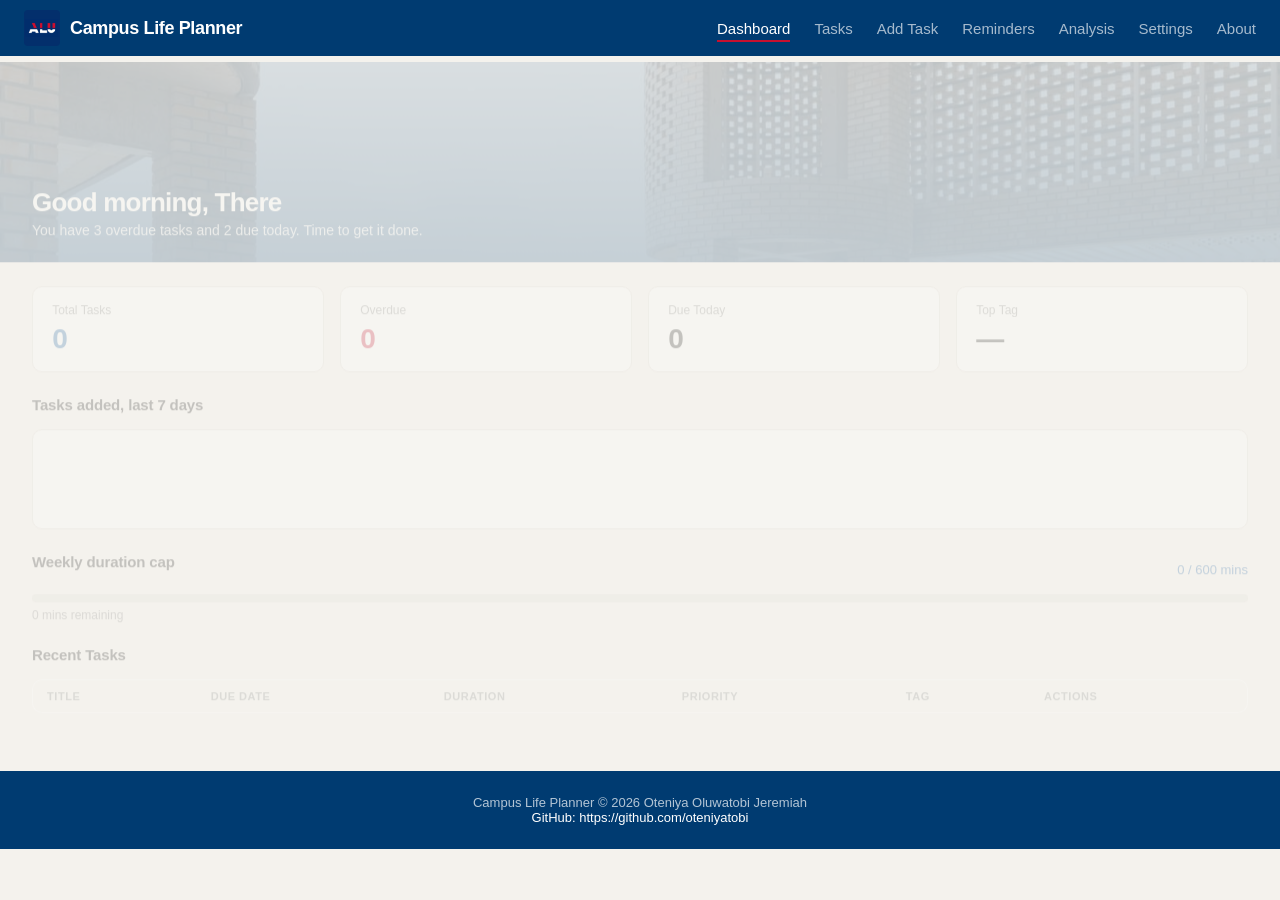
<file: Index.html>
<!DOCTYPE html>
<html lang="en">

<head>
    <meta charset="UTF-8">
    <meta name="viewport" content="width=device-width, initial-scale=1.0">
    <title>Campus Life Planner</title>
    <link rel="icon" type="image/png" href="images/logo.png">
    <link rel="stylesheet" href="Styles/main.css">
    <link href="https://fonts.googleapis.com/icon?family=Material+Icons" rel="stylesheet">
    <link rel="preconnect" href="https://fonts.googleapis.com">
    <link rel="preconnect" href="https://fonts.gstatic.com" crossorigin>
    <link href="https://fonts.googleapis.com/css2?family=Inter:wght@300;400;500;600;700&display=swap" rel="stylesheet">
    <link rel="stylesheet" href="Styles/responsive.css">
</head>

<body>
    <a href="#main-content" class="skip-link">Skip to content</a>

    <header>
        <nav class="navbar" role="navigation" aria-label="Main navigation">
            <div class="nav-logo">
                <img src="Images/logo.png" alt="ALU logo" class="logo">
                <span class="nav-title">Campus Life Planner</span>
            </div>
            <ul class="nav-links">
                <li><a href="#" class="nav-link active" data-page="dashboard">Dashboard</a></li>
                <li><a href="#" class="nav-link" data-page="tasks">Tasks</a></li>
                <li><a href="#" class="nav-link" data-page="add-task">Add Task</a></li>
                <li><a href="#" class="nav-link" data-page="reminders">Reminders</a></li>
                <li><a href="#" class="nav-link" data-page="analysis">Analysis</a></li>
                <li><a href="#" class="nav-link" data-page="settings">Settings</a></li>
                <li><a href="#" class="nav-link" data-page="about">About</a></li>
            </ul>
        </nav>
    </header>

    <main id="main-content">

        <section id="dashboard" class="page active" aria-label="Dashboard">

            <div class="hero">
                <img src="Images/ALU campus image.jpg" alt="ALU campus" class="hero-img">
                <div class="hero-overlay">
                    <h1 class="hero-greeting">Good morning, There</h1>
                    <p class="hero-sub">You have 3 overdue tasks and 2 due today. Time to get it done.</p>
                </div>
            </div>

            <div class="stats-container">
                <div class="stat-card">
                    <p class="stat-label">Total Tasks</p>
                    <p class="stat-value blue" id="stat-total">0</p>
                </div>
                <div class="stat-card">
                    <p class="stat-label">Overdue</p>
                    <p class="stat-value red" id="stat-overdue">0</p>
                </div>
                <div class="stat-card">
                    <p class="stat-label">Due Today</p>
                    <p class="stat-value" id="stat-today">0</p>
                </div>
                <div class="stat-card">
                    <p class="stat-label">Top Tag</p>
                    <p class="stat-value" id="stat-top-tag">—</p>
                </div>
            </div>

            <div class="chart-container">
                <h2 class="section-title">Tasks added, last 7 days</h2>
                <div class="chart-bars" id="chart-bars">
                </div>
            </div>

            <div class="cap-container">
                <div class="cap-header">
                    <h2 class="section-title">Weekly duration cap</h2>
                    <span class="cap-numbers" id="cap-numbers">0 / 600 mins</span>
                </div>
                <div class="cap-track">
                    <div class="cap-fill" id="cap-fill"></div>
                </div>
                <p class="cap-message" id="cap-message" role="status" aria-live="polite">0 mins remaining</p>
            </div>

            <div class="recent-container">
                <h2 class="section-title">Recent Tasks</h2>
                <table class="task-table" role="table">
                    <thead>
                        <tr>
                            <th scope="col">Title</th>
                            <th scope="col">Due Date</th>
                            <th scope="col">Duration</th>
                            <th scope="col">Priority</th>
                            <th scope="col">Tag</th>
                            <th scope="col">Actions</th>
                        </tr>
                    </thead>
                    <tbody id="recent-tasks-body">
                    </tbody>
                </table>
            </div>
        </section>

        <section id="tasks" class="page" aria-label="All Tasks">

            <div class="page-header">
                <h2 class="page-title">All Tasks</h2>
            </div>

            <div class="tasks-controls">
                <div class="search-wrap">
                    <span class="material-icons search-icon">search</span>
                    <input type="text" id="search-input" class="search-input" placeholder="Search tasks..."
                        aria-label="Search tasks">
                </div>
                <div class="sort-pills">
                    <button class="sort-pill active" data-sort="title">Title A-Z</button>
                    <button class="sort-pill" data-sort="dueDate">Due Date</button>
                    <button class="sort-pill" data-sort="duration">Duration</button>
                    <button class="sort-pill" data-sort="priority">Priority</button>
                    <button class="sort-pill" data-sort="tag">Tag</button>
                </div>
            </div>

            <div class="table-container">
                <table class="task-table" role="table">
                    <thead>
                        <tr>
                            <th scope="col">Title</th>
                            <th scope="col">Due Date</th>
                            <th scope="col">Duration</th>
                            <th scope="col">Priority</th>
                            <th scope="col">Tag</th>
                            <th scope="col">Actions</th>
                        </tr>
                    </thead>
                    <tbody id="tasks-body">
                    </tbody>
                </table>
            </div>
        </section>

        <section id="add-task" class="page" aria-label="Add Task">

            <div class="page-header">
                <h2 class="page-title">Add New Task</h2>
            </div>

            <div class="form-container">
                <form id="task-form" novalidate>

                    <div class="field-wrap">
                        <label for="task-title">Task Title <span aria-hidden="true">*</span></label>
                        <input type="text" id="task-title" name="title" placeholder="Enter task title"
                            aria-required="true" aria-describedby="title-error">
                        <span class="field-error" id="title-error" role="alert"></span>
                    </div>

                    <div class="field-wrap">
                        <label for="task-date">Due Date <span aria-hidden="true">*</span></label>
                        <input type="text" id="task-date" name="dueDate" placeholder="YYYY-MM-DD" aria-required="true"
                            aria-describedby="date-error">
                        <span class="field-error" id="date-error" role="alert"></span>
                    </div>

                    <div class="field-wrap">
                        <label for="task-duration">Duration (minutes) <span aria-hidden="true">*</span></label>
                        <input type="text" id="task-duration" name="duration" placeholder="e.g. 90" aria-required="true"
                            aria-describedby="duration-error">
                        <span class="field-error" id="duration-error" role="alert"></span>
                    </div>

                    <div class="field-wrap">
                        <label for="task-priority">Priority <span aria-hidden="true">*</span></label>
                        <select id="task-priority" name="priority" aria-required="true">
                            <option value="">Select priority</option>
                            <option value="High">High</option>
                            <option value="Medium">Medium</option>
                            <option value="Low">Low</option>
                        </select>
                        <span class="field-error" id="priority-error" role="alert"></span>
                    </div>

                    <div class="field-wrap">
                        <label for="task-tag">Tag <span aria-hidden="true">*</span></label>
                        <input type="text" id="task-tag" name="tag" placeholder="e.g. academics" aria-required="true"
                            aria-describedby="tag-error">
                        <span class="field-error" id="tag-error" role="alert"></span>
                    </div>

                    <div class="field-wrap">
                        <label for="task-reminder">Reminder (optional)</label>
                        <select id="task-reminder" name="reminder">
                            <option value="">No reminder</option>
                            <option value="1">1 day before</option>
                            <option value="2">2 days before</option>
                            <option value="7">1 week before</option>
                        </select>
                    </div>

                    <div class="form-buttons">
                        <button type="submit" class="btn-primary">
                            <span class="material-icons">check</span>
                            Save Task
                        </button>
                        <button type="button" class="btn-ghost" id="cancel-btn">
                            Cancel
                        </button>
                    </div>

                    <p id="form-status" role="status" aria-live="polite"></p>

                </form>
            </div>

        </section>

        <section id="reminders" class="page" aria-label="Reminders">

            <div class="page-banner">
                <img src="Images/ALU campus2.jpg" alt="ALU campus" class="banner-img">
                <div class="banner-overlay">
                    <span class="material-icons banner-icon">notifications</span>
                    <div>
                        <h2 class="banner-title">Reminders</h2>
                        <p class="banner-sub">Stay on top of what is coming up</p>
                    </div>
                </div>
            </div>

            <div class="page-header">
                <h2 class="page-title">Upcoming and Overdue</h2>
            </div>

            <div class="reminders-container">
                <div id="reminders-list"></div>
                <div class="empty-state" id="reminders-empty" style="display:none;">
                    <span class="material-icons empty-icon">notifications_none</span>
                    <p>No reminders yet. Add a task to get started.</p>
                </div>
            </div>

        </section>

        <section id="analysis" class="page" aria-label="Analysis">

            <div class="page-banner">
                <img src="Images/ALU campus2.jpg" alt="ALU campus" class="banner-img">
                <div class="banner-overlay">
                    <span class="material-icons banner-icon">bar_chart</span>
                    <div>
                        <h2 class="banner-title">Analysis</h2>
                        <p class="banner-sub">Patterns from your past tasks</p>
                    </div>
                </div>
            </div>

            <div class="page-header">
                <h2 class="page-title">Your Task History</h2>
            </div>

            <div class="analysis-container">

                <div class="analysis-grid">
                    <div class="analysis-card">
                        <h3 class="card-title">Tasks by Tag</h3>
                        <div id="tag-chart"></div>
                    </div>
                    <div class="analysis-card">
                        <h3 class="card-title">Tasks by Priority</h3>
                        <div id="priority-chart"></div>
                    </div>
                </div>

                <div class="analysis-card full-width">
                    <h3 class="card-title">Completion Trend, last 4 weeks</h3>
                    <div class="chart-bars" id="trend-chart"></div>
                </div>

                <div class="analysis-card full-width">
                    <h3 class="card-title">Overdue History</h3>
                    <table class="task-table" role="table">
                        <thead>
                            <tr>
                                <th scope="col">Title</th>
                                <th scope="col">Due Date</th>
                                <th scope="col">Duration</th>
                                <th scope="col">Priority</th>
                                <th scope="col">Tag</th>
                            </tr>
                        </thead>
                        <tbody id="overdue-body"></tbody>
                    </table>
                    <div class="empty-state" id="overdue-empty" style="display:none;">
                        <span class="material-icons empty-icon">check_circle</span>
                        <p>No overdue tasks. Great job!</p>
                    </div>
                </div>

            </div>

        </section>

        <section id="settings" class="page" aria-label="Settings">

            <div class="page-header">
                <h2 class="page-title">Settings</h2>
            </div>

            <div class="settings-container">
                <div class="settings-card">
                    <h3 class="card-title">Weekly Duration Cap</h3>
                    <div class="field-wrap">
                        <label for="cap-input">Cap (minutes)</label>
                        <input type="number" id="cap-input" value="600" min="0">
                    </div>
                    <button class="btn-primary" id="save-cap-btn">
                        <span class="material-icons">save</span>
                        Save Cap
                    </button>
                </div>

                <div class="settings-card">
                    <h3 class="card-title">Export Tasks</h3>
                    <p>Download all your tasks as a JSON file.</p>
                    <button class="btn-primary" id="export-btn">
                        <span class="material-icons">download</span>
                        Export JSON
                    </button>
                </div>
                
                <div class="settings-card">
                    <h3 class="card-title">Import Tasks</h3>
                    <p>Load tasks from a JSON file. This will replace your current tasks.</p>
                    <input type="file" id="import-input" accept=".json" style="display:none">
                    <button class="btn-primary" id="import-btn">
                        <span class="material-icons">upload</span>
                        Import JSON
                    </button>
                    <p id="import-status" role="status" aria-live="polite"></p>
                </div>

            </div>

        </section>

        <section id="about" class="page" aria-label="About">

            <div class="page-banner">
                <img src="Images/ALU campus image.jpg" alt="ALU campus" class="banner-img">
                <div class="banner-overlay">
                    <span class="material-icons banner-icon">info</span>
                    <div>
                        <h2 class="banner-title">About</h2>
                        <p class="banner-sub">Campus Life Planner</p>
                    </div>
                </div>
            </div>

            <div class="about-container">

                <div class="about-card">
                    <h3 class="card-title">What is this?</h3>
                    <p>Campus Life Planner is a task management app built specifically for university students. It helps
                        you track assignments, events, and personal tasks, all in one place, with no sign-up required.
                    </p>
                </div>

                <div class="about-card">
                    <h3 class="card-title">Why I built it</h3>
                    <p>This app was built as a summative assignment for the Frontend Web Development module at African
                        Leadership University (ALU), Kigali, Rwanda. The goal was to build a fully functional,
                        accessible, and responsive web app using only vanilla HTML, CSS, and JavaScript.</p>
                </div>

                <div class="about-card">
                    <h3 class="card-title">Developer</h3>
                    <p><strong>Oteniya Oluwatobi Jeremiah</strong></p>
                    <p>Software Engineering Student @ African Leadership University</p>
                    <p>GitHub: <a href="https://github.com/oteniyatobi" target="_blank">github.com/oteniyatobi</a></p>
                    <p>Email: t.oteniya@alustudent.com</p>
                </div>

            </div>

        </section>

    </main>

    <footer>
        <p>Campus Life Planner &copy; 2026 Oteniya Oluwatobi Jeremiah</p>
        <p>
            <a href="https://github.com/oteniyatobi">GitHub: https://github.com/oteniyatobi</a>
        </p>
    </footer>

    <script type="module" src="Scripts/main.js"></script>
</body>

</html>
</file>
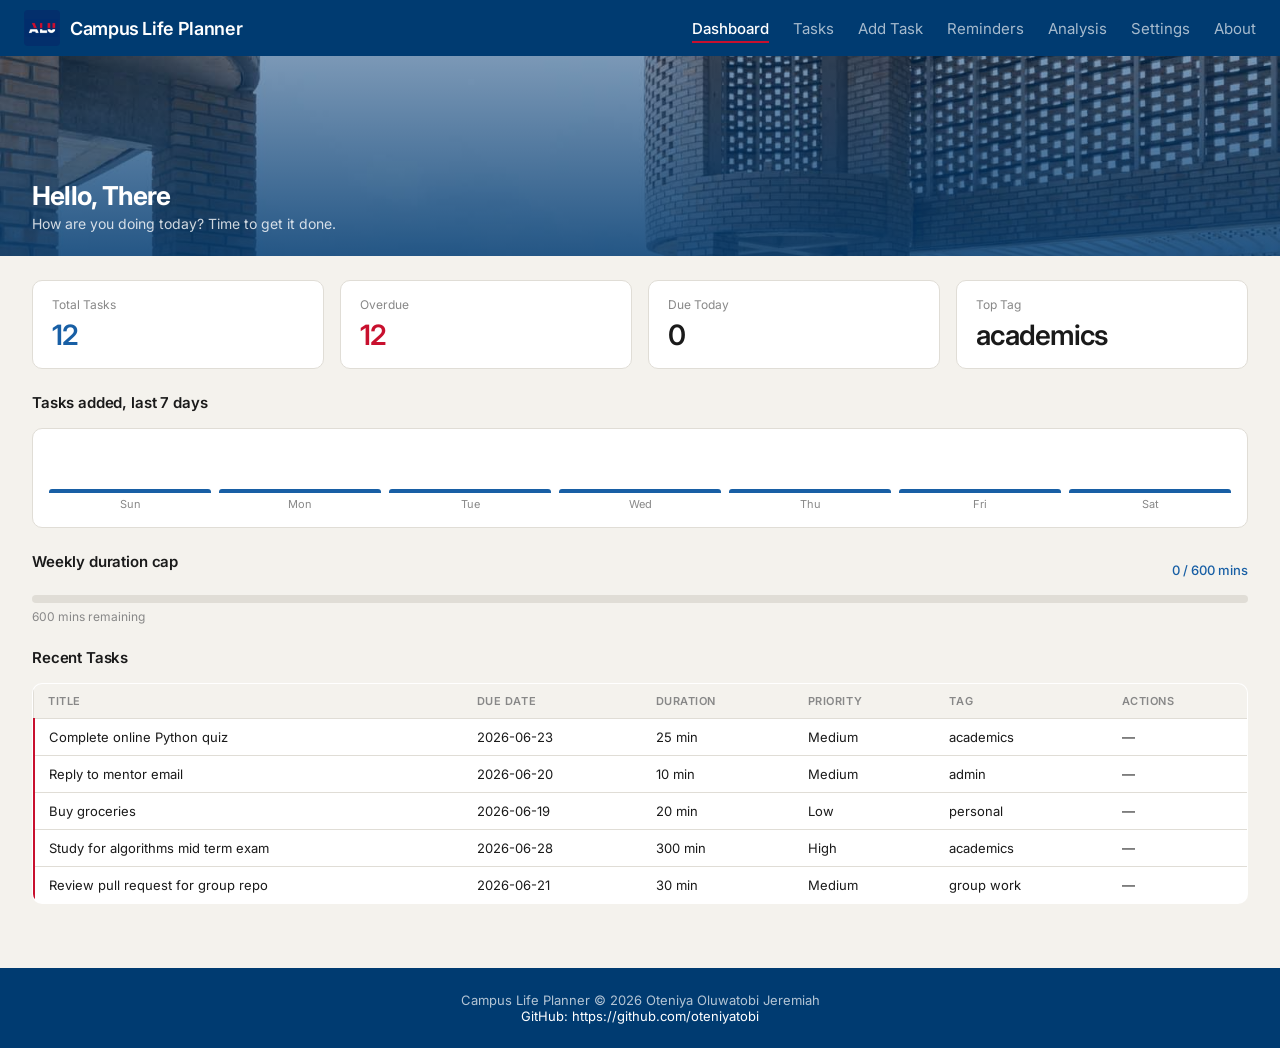
<file: index.html>
<!DOCTYPE html>
<html lang="en">

<head>
    <meta charset="UTF-8">
    <meta name="viewport" content="width=device-width, initial-scale=1.0">
    <title>Campus Life Planner</title>
    <link rel="icon" type="image/png" href="images/logo.png">
    <link rel="stylesheet" href="Styles/main.css">
    <link href="https://fonts.googleapis.com/icon?family=Material+Icons" rel="stylesheet">
    <link rel="preconnect" href="https://fonts.googleapis.com">
    <link rel="preconnect" href="https://fonts.gstatic.com" crossorigin>
    <link href="https://fonts.googleapis.com/css2?family=Inter:wght@300;400;500;600;700&display=swap" rel="stylesheet">
    <link rel="stylesheet" href="Styles/responsive.css">
</head>

<body>
    <a href="#main-content" class="skip-link">Skip to content</a>

    <header>
        <nav class="navbar" role="navigation" aria-label="Main navigation">
            <div class="nav-logo">
                <img src="Images/logo.png" alt="ALU logo" class="logo">
                <span class="nav-title">Campus Life Planner</span>
            </div>
            <button class="hamburger" id="hamburger-btn" aria-label="Toggle navigation menu">
                <span class="material-icons">menu</span>
            </button>
            <ul class="nav-links">
                <li><a href="#" class="nav-link active" data-page="dashboard">Dashboard</a></li>
                <li><a href="#" class="nav-link" data-page="tasks">Tasks</a></li>
                <li><a href="#" class="nav-link" data-page="add-task">Add Task</a></li>
                <li><a href="#" class="nav-link" data-page="reminders">Reminders</a></li>
                <li><a href="#" class="nav-link" data-page="analysis">Analysis</a></li>
                <li><a href="#" class="nav-link" data-page="settings">Settings</a></li>
                <li><a href="#" class="nav-link" data-page="about">About</a></li>
            </ul>
        </nav>
    </header>

    <main id="main-content">

        <section id="dashboard" class="page active" aria-label="Dashboard">

            <div class="hero">
                <img src="Images/ALU campus image.jpg" alt="ALU campus" class="hero-img">
                <div class="hero-overlay">
                    <h1 class="hero-greeting">Hello, There</h1>
                    <p class="hero-sub">How are you doing today? Time to get it done.</p>
                </div>
            </div>

            <div class="stats-container">
                <div class="stat-card">
                    <p class="stat-label">Total Tasks</p>
                    <p class="stat-value blue" id="stat-total">0</p>
                </div>
                <div class="stat-card">
                    <p class="stat-label">Overdue</p>
                    <p class="stat-value red" id="stat-overdue">0</p>
                </div>
                <div class="stat-card">
                    <p class="stat-label">Due Today</p>
                    <p class="stat-value" id="stat-today">0</p>
                </div>
                <div class="stat-card">
                    <p class="stat-label">Top Tag</p>
                    <p class="stat-value" id="stat-top-tag">—</p>
                </div>
            </div>

            <div class="chart-container">
                <h2 class="section-title">Tasks added, last 7 days</h2>
                <div class="chart-bars" id="chart-bars">
                </div>
            </div>

            <div class="cap-container">
                <div class="cap-header">
                    <h2 class="section-title">Weekly duration cap</h2>
                    <span class="cap-numbers" id="cap-numbers">0 / 600 mins</span>
                </div>
                <div class="cap-track">
                    <div class="cap-fill" id="cap-fill"></div>
                </div>
                <p class="cap-message" id="cap-message" role="status" aria-live="polite">0 mins remaining</p>
            </div>

            <div class="recent-container">
                <h2 class="section-title">Recent Tasks</h2>
                <table class="task-table" role="table">
                    <thead>
                        <tr>
                            <th scope="col">Title</th>
                            <th scope="col">Due Date</th>
                            <th scope="col">Duration</th>
                            <th scope="col">Priority</th>
                            <th scope="col">Tag</th>
                            <th scope="col">Actions</th>
                        </tr>
                    </thead>
                    <tbody id="recent-tasks-body">
                    </tbody>
                </table>
            </div>
        </section>

        <section id="tasks" class="page" aria-label="All Tasks">

            <div class="page-header">
                <h2 class="page-title">All Tasks</h2>
            </div>

            <div class="tasks-controls">
                <div class="search-wrap">
                    <span class="material-icons search-icon">search</span>
                    <input type="text" id="search-input" class="search-input" placeholder="Search tasks..."
                        aria-label="Search tasks">
                </div>
                <div class="sort-pills">
                    <button class="sort-pill active" data-sort="title">Title A-Z</button>
                    <button class="sort-pill" data-sort="dueDate">Due Date</button>
                    <button class="sort-pill" data-sort="duration">Duration</button>
                    <button class="sort-pill" data-sort="priority">Priority</button>
                    <button class="sort-pill" data-sort="tag">Tag</button>
                </div>
            </div>

            <div class="table-container">
                <table class="task-table" role="table">
                    <thead>
                        <tr>
                            <th scope="col">Title</th>
                            <th scope="col">Due Date</th>
                            <th scope="col">Duration</th>
                            <th scope="col">Priority</th>
                            <th scope="col">Tag</th>
                            <th scope="col">Actions</th>
                        </tr>
                    </thead>
                    <tbody id="tasks-body">
                    </tbody>
                </table>
            </div>
        </section>

        <section id="add-task" class="page" aria-label="Add Task">

            <div class="page-header">
                <h2 class="page-title">Add New Task</h2>
            </div>

            <div class="form-container">
                <form id="task-form" novalidate>

                    <div class="field-wrap">
                        <label for="task-title">Task Title <span aria-hidden="true">*</span></label>
                        <input type="text" id="task-title" name="title" placeholder="Enter task title"
                            aria-required="true" aria-describedby="title-error">
                        <span class="field-error" id="title-error" role="alert"></span>
                    </div>

                    <div class="field-wrap">
                        <label for="task-date">Due Date <span aria-hidden="true">*</span></label>
                        <input type="text" id="task-date" name="dueDate" placeholder="YYYY-MM-DD" aria-required="true"
                            aria-describedby="date-error">
                        <span class="field-error" id="date-error" role="alert"></span>
                    </div>

                    <div class="field-wrap">
                        <label for="task-duration">Duration (minutes) <span aria-hidden="true">*</span></label>
                        <input type="text" id="task-duration" name="duration" placeholder="e.g. 90" aria-required="true"
                            aria-describedby="duration-error">
                        <span class="field-error" id="duration-error" role="alert"></span>
                    </div>

                    <div class="field-wrap">
                        <label for="task-priority">Priority <span aria-hidden="true">*</span></label>
                        <select id="task-priority" name="priority" aria-required="true">
                            <option value="">Select priority</option>
                            <option value="High">High</option>
                            <option value="Medium">Medium</option>
                            <option value="Low">Low</option>
                        </select>
                        <span class="field-error" id="priority-error" role="alert"></span>
                    </div>

                    <div class="field-wrap">
                        <label for="task-tag">Tag <span aria-hidden="true">*</span></label>
                        <input type="text" id="task-tag" name="tag" placeholder="e.g. academics" aria-required="true"
                            aria-describedby="tag-error">
                        <span class="field-error" id="tag-error" role="alert"></span>
                    </div>

                    <div class="field-wrap">
                        <label for="task-reminder">Reminder (optional)</label>
                        <select id="task-reminder" name="reminder">
                            <option value="">No reminder</option>
                            <option value="1">1 day before</option>
                            <option value="2">2 days before</option>
                            <option value="7">1 week before</option>
                        </select>
                    </div>

                    <div class="form-buttons">
                        <button type="submit" class="btn-primary">
                            <span class="material-icons">check</span>
                            Save Task
                        </button>
                        <button type="button" class="btn-ghost" id="cancel-btn">
                            Cancel
                        </button>
                    </div>

                    <p id="form-status" role="status" aria-live="polite"></p>

                </form>
            </div>

        </section>

        <section id="reminders" class="page" aria-label="Reminders">

            <div class="page-banner">
                <img src="Images/ALU campus2.jpg" alt="ALU campus" class="banner-img">
                <div class="banner-overlay">
                    <span class="material-icons banner-icon">notifications</span>
                    <div>
                        <h2 class="banner-title">Reminders</h2>
                        <p class="banner-sub">Stay on top of what is coming up</p>
                    </div>
                </div>
            </div>

            <div class="page-header">
                <h2 class="page-title">Upcoming and Overdue</h2>
            </div>

            <div class="reminders-container">
                <div id="reminders-list"></div>
                <div class="empty-state" id="reminders-empty" style="display:none;">
                    <span class="material-icons empty-icon">notifications_none</span>
                    <p>No reminders yet. Add a task to get started.</p>
                </div>
            </div>

        </section>

        <section id="analysis" class="page" aria-label="Analysis">

            <div class="page-banner">
                <img src="Images/ALU campus2.jpg" alt="ALU campus" class="banner-img">
                <div class="banner-overlay">
                    <span class="material-icons banner-icon">bar_chart</span>
                    <div>
                        <h2 class="banner-title">Analysis</h2>
                        <p class="banner-sub">Patterns from your past tasks</p>
                    </div>
                </div>
            </div>

            <div class="page-header">
                <h2 class="page-title">Your Task History</h2>
            </div>

            <div class="analysis-container">

                <div class="analysis-grid">
                    <div class="analysis-card">
                        <h3 class="card-title">Tasks by Tag</h3>
                        <div id="tag-chart"></div>
                    </div>
                    <div class="analysis-card">
                        <h3 class="card-title">Tasks by Priority</h3>
                        <div id="priority-chart"></div>
                    </div>
                </div>

                <div class="analysis-card full-width">
                    <h3 class="card-title">Completion Trend, last 4 weeks</h3>
                    <div class="chart-bars" id="trend-chart"></div>
                </div>

                <div class="analysis-card full-width">
                    <h3 class="card-title">Overdue History</h3>
                    <table class="task-table" role="table">
                        <thead>
                            <tr>
                                <th scope="col">Title</th>
                                <th scope="col">Due Date</th>
                                <th scope="col">Duration</th>
                                <th scope="col">Priority</th>
                                <th scope="col">Tag</th>
                            </tr>
                        </thead>
                        <tbody id="overdue-body"></tbody>
                    </table>
                    <div class="empty-state" id="overdue-empty" style="display:none;">
                        <span class="material-icons empty-icon">check_circle</span>
                        <p>No overdue tasks. Great job!</p>
                    </div>
                </div>

            </div>

        </section>

        <section id="settings" class="page" aria-label="Settings">

            <div class="page-header">
                <h2 class="page-title">Settings</h2>
            </div>

            <div class="settings-container">
                <div class="settings-card">
                    <h3 class="card-title">Weekly Duration Cap</h3>
                    <div class="field-wrap">
                        <label for="cap-input">Cap (minutes)</label>
                        <input type="number" id="cap-input" value="600" min="0">
                    </div>
                    <button class="btn-primary" id="save-cap-btn">
                        <span class="material-icons">save</span>
                        Save Cap
                    </button>
                </div>

                <div class="settings-card">
                    <h3 class="card-title">Export Tasks</h3>
                    <p>Download all your tasks as a JSON file.</p>
                    <button class="btn-primary" id="export-btn">
                        <span class="material-icons">download</span>
                        Export JSON
                    </button>
                </div>

                <div class="settings-card">
                    <h3 class="card-title">Import Tasks</h3>
                    <p>Load tasks from a JSON file. This will replace your current tasks.</p>
                    <input type="file" id="import-input" accept=".json" style="display:none">
                    <button class="btn-primary" id="import-btn">
                        <span class="material-icons">upload</span>
                        Import JSON
                    </button>
                    <p id="import-status" role="status" aria-live="polite"></p>
                </div>

            </div>

        </section>

        <section id="about" class="page" aria-label="About">

            <div class="page-banner">
                <img src="Images/ALU campus image.jpg" alt="ALU campus" class="banner-img">
                <div class="banner-overlay">
                    <span class="material-icons banner-icon">info</span>
                    <div>
                        <h2 class="banner-title">About</h2>
                        <p class="banner-sub">Campus Life Planner</p>
                    </div>
                </div>
            </div>

            <div class="about-container">

                <div class="about-card">
                    <h3 class="card-title">What is this?</h3>
                    <p>Campus Life Planner is a task management app built specifically for university students. It helps
                        you track assignments, events, and personal tasks, all in one place, with no sign-up required.
                    </p>
                </div>

                <div class="about-card">
                    <h3 class="card-title">Why I built it</h3>
                    <p>This app was built as a summative assignment for the Frontend Web Development module at African
                        Leadership University (ALU), Kigali, Rwanda. The goal was to build a fully functional,
                        accessible, and responsive web app using only vanilla HTML, CSS, and JavaScript.</p>
                </div>

                <div class="about-card">
                    <h3 class="card-title">Developer</h3>
                    <p><strong>Oteniya Oluwatobi Jeremiah</strong></p>
                    <p>Software Engineering Student @ African Leadership University</p>
                    <p>GitHub: <a href="https://github.com/oteniyatobi" target="_blank">github.com/oteniyatobi</a></p>
                    <p>Email: t.oteniya@alustudent.com</p>
                </div>

            </div>

        </section>

    </main>

    <footer>
        <p>Campus Life Planner &copy; 2026 Oteniya Oluwatobi Jeremiah</p>
        <p>
            <a href="https://github.com/oteniyatobi">GitHub: https://github.com/oteniyatobi</a>
        </p>
    </footer>

    <script type="module" src="Scripts/main.js"></script>
</body>

</html>
</file>
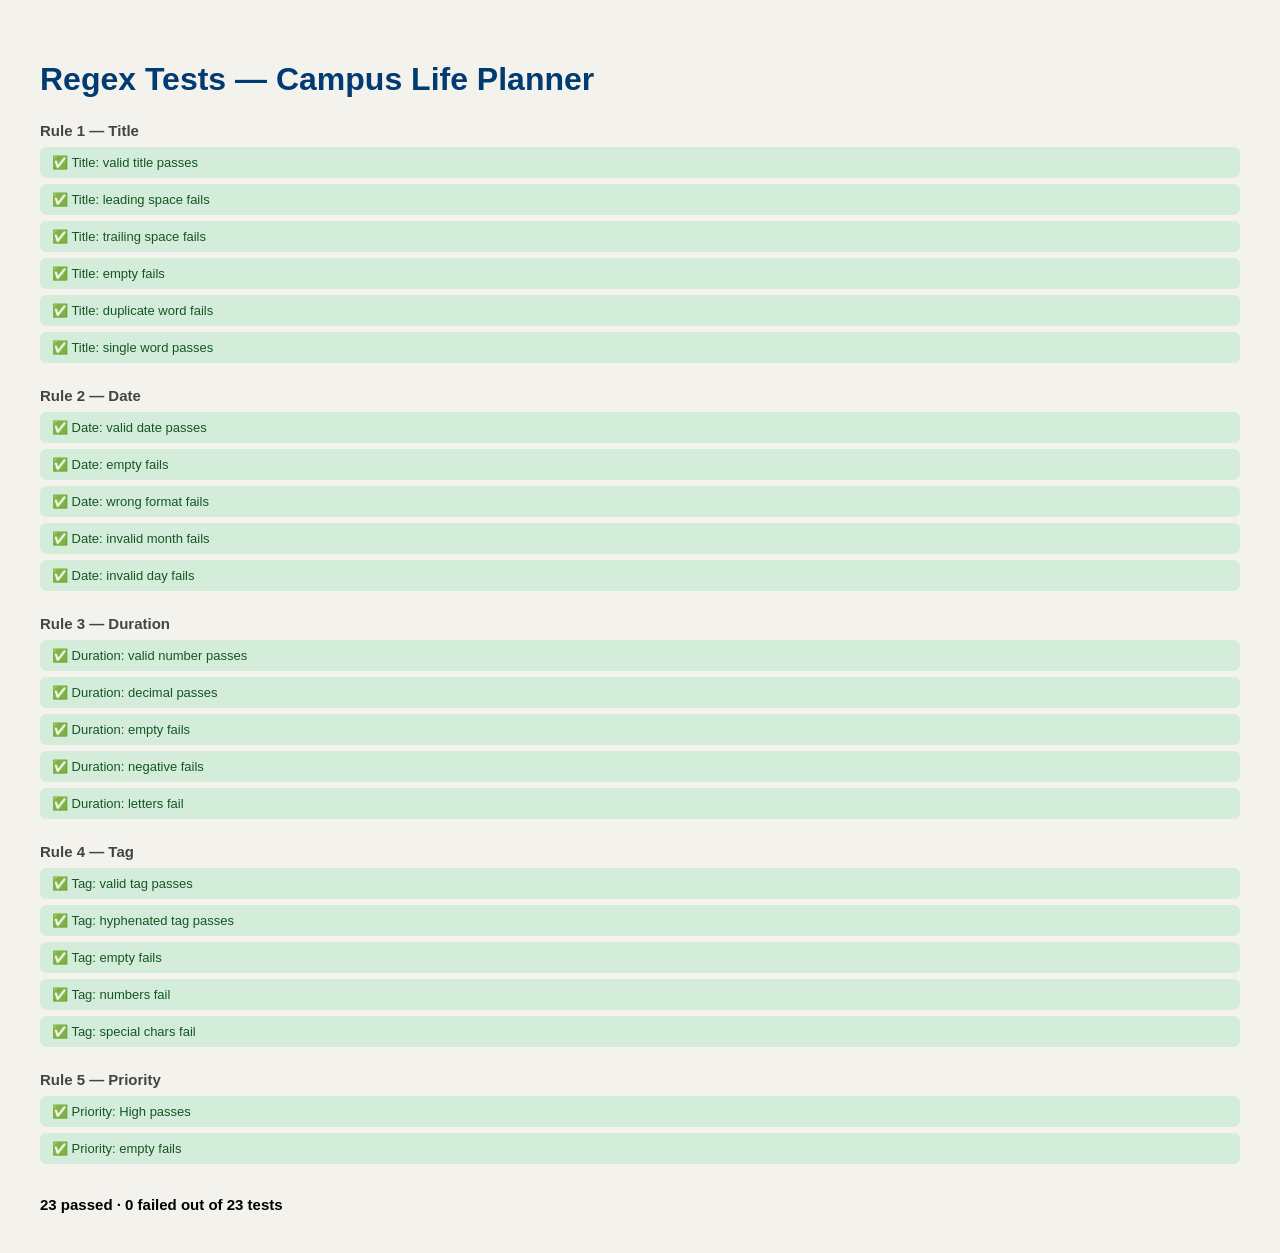
<file: tests.html>
<!DOCTYPE html>
<html lang="en">

<head>
  <meta charset="UTF-8">
  <meta name="viewport" content="width=device-width, initial-scale=1.0">
  <title>Regex Tests — Campus Life Planner</title>
  <style>
    body { font-family: Inter, sans-serif; padding: 2rem; background: #F4F2ED; }
    h1 { color: #003B71; margin-bottom: 1.5rem; }
    h2 { color: #444; font-size: 15px; margin: 1.5rem 0 0.5rem; }
    .test { padding: 8px 12px; border-radius: 6px; margin-bottom: 6px; font-size: 13px; }
    .pass { background: #d4edda; color: #155724; }
    .fail { background: #f8d7da; color: #721c24; }
    .summary { margin-top: 2rem; font-weight: 600; font-size: 15px; }
  </style>
</head>

<body>

  <h1>Regex Tests — Campus Life Planner</h1>
  <div id="results"></div>
  <div class="summary" id="summary"></div>

  <script type="module">
    import { validateTitle, validateDate, validateDuration, validateTag, validatePriority } from './Scripts/validator.js';

    const results = [];

    function test(description, actual, expected) {
      const pass = actual === expected;
      results.push({ description, actual, expected, pass });
    }

    // Rule 1 — Title
    test('Title: valid title passes', validateTitle('Maths assignment'), null);
    test('Title: leading space fails', validateTitle(' Maths assignment'), 'Title cannot have leading or trailing spaces');
    test('Title: trailing space fails', validateTitle('Maths assignment '), 'Title cannot have leading or trailing spaces');
    test('Title: empty fails', validateTitle(''), 'Title is required');
    test('Title: duplicate word fails', validateTitle('submit submit essay'), 'Title contains a duplicate word');
    test('Title: single word passes', validateTitle('Laundry'), null);

    // Rule 2 — Date
    test('Date: valid date passes', validateDate('2025-10-04'), null);
    test('Date: empty fails', validateDate(''), 'Due date is required');
    test('Date: wrong format fails', validateDate('10/04/2025'), 'Date must be in YYYY-MM-DD format');
    test('Date: invalid month fails', validateDate('2025-13-01'), 'Date must be in YYYY-MM-DD format');
    test('Date: invalid day fails', validateDate('2025-10-32'), 'Date must be in YYYY-MM-DD format');

    // Rule 3 — Duration
    test('Duration: valid number passes', validateDuration('90'), null);
    test('Duration: decimal passes', validateDuration('1.5'), null);
    test('Duration: empty fails', validateDuration(''), 'Duration is required');
    test('Duration: negative fails', validateDuration('-5'), 'Duration must be a positive number e.g. 90 or 1.5');
    test('Duration: letters fail', validateDuration('abc'), 'Duration must be a positive number e.g. 90 or 1.5');

    // Rule 4 — Tag
    test('Tag: valid tag passes', validateTag('academics'), null);
    test('Tag: hyphenated tag passes', validateTag('group-work'), null);
    test('Tag: empty fails', validateTag(''), 'Tag is required');
    test('Tag: numbers fail', validateTag('tag123'), 'Tag can only contain letters, spaces, or hyphens');
    test('Tag: special chars fail', validateTag('tag@work'), 'Tag can only contain letters, spaces, or hyphens');

    // Rule 5 — Priority
    test('Priority: High passes', validatePriority('High'), null);
    test('Priority: empty fails', validatePriority(''), 'Please select a priority');

    // Render results
    const container = document.getElementById('results');
    let passed = 0;
    let failed = 0;

    const groups = {
      'Rule 1 — Title': results.slice(0, 6),
      'Rule 2 — Date': results.slice(6, 11),
      'Rule 3 — Duration': results.slice(11, 16),
      'Rule 4 — Tag': results.slice(16, 21),
      'Rule 5 — Priority': results.slice(21),
    };

    Object.entries(groups).forEach(([group, tests]) => {
      const h2 = document.createElement('h2');
      h2.textContent = group;
      container.appendChild(h2);

      tests.forEach(({ description, actual, expected, pass }) => {
        const div = document.createElement('div');
        div.className = `test ${pass ? 'pass' : 'fail'}`;
        div.textContent = `${pass ? '✅' : '❌'} ${description}`;
        container.appendChild(div);
        pass ? passed++ : failed++;
      });
    });

    document.getElementById('summary').textContent = `${passed} passed · ${failed} failed out of ${results.length} tests`;
  </script>

</body>

</html>
</file>
<file: Styles/main.css>
* {
  margin: 0;
  padding: 0;
  box-sizing: border-box;
}

body {
  font-family: 'Inter', -apple-system, BlinkMacSystemFont, sans-serif;
  font-size: 14px;
  background: #F4F2ED;
  color: #1a1a1a;
  -webkit-font-smoothing: antialiased; 
}

@import url('https://fonts.googleapis.com/css2?family=Inter:wght@300;400;500;600;700&display=swap');

.skip-link {
  position: absolute;
  top: -100%;
  left: 1rem;
  background: #C8102E;
  color: #fff;
  padding: 0.5rem 1rem;
  border-radius: 4px;
  font-size: 18px;
  z-index: 9999;
}

.skip-link:focus {
  top: 1rem;
}

.navbar {
  background: #003B71;
  height: 56px;
  display: flex;
  align-items: center;
  justify-content: space-between;
  padding: 0 1.5rem;
  position: sticky;
  top: 0;
  z-index: 100;
}

.nav-logo {
  display: flex;
  align-items: center;
  gap: 10px;
}

.logo {
  width: 36px;
  height: 36px;
  object-fit: contain;
  border-radius: 4px;
}

.nav-title {
  color: #fff;
  font-size: 18px;
  font-weight: 600;
  letter-spacing: -0.02em;
}

.nav-links {
  display: flex;
  list-style: none;
  gap: 1.5rem;
  align-items: center;
}

.nav-link {
  color: rgba(255, 255, 255, 0.65);
  text-decoration: none;
  font-size: 15px;
  font-weight: 400;
  padding-bottom: 3px;
  transition: color 0.2s;
}

.nav-link:hover {
  color: #fff;
}

.nav-link.active {
  color: #fff;
  font-weight: 500;
  border-bottom: 2px solid #C8102E;
}

.page {
  display: none;
}

.page.active {
  display: block;
}

.hero {
  position: relative;
  height: 200px;
  overflow: hidden;
}

.hero-img {
  width: 100%;
  height: 100%;
  object-fit: cover;
  object-position: center 40%;
}

.hero-overlay {
  position: absolute;
  inset: 0;
  background: linear-gradient(to bottom, rgba(0,59,113,0.5) 0%, rgba(0,59,113,0.85) 100%);
  display: flex;
  flex-direction: column;
  justify-content: flex-end;
  padding: 1.5rem 2rem;
}

.hero-greeting {
  font-size: 26px;
  font-weight: 700;
  color: #fff;
  letter-spacing: -0.03em;
  margin-bottom: 4px;
}

.hero-sub {
  font-size: 14px;
  color: rgba(255, 255, 255, 0.8);
}

/*STAT CARDS*/
.stats-container {
  display: grid;
  grid-template-columns: repeat(4, 1fr);
  gap: 1rem;
  padding: 1.5rem 2rem;
}

.stat-card {
  background: #fff;
  border: 0.5px solid #e0ddd6;
  border-radius: 10px;
  padding: 1rem 1.2rem;
}

.stat-label {
  font-size: 12px;
  color: #888;
  margin-bottom: 6px;
}

.stat-value {
  font-size: 28px;
  font-weight: 600;
  color: #1a1a1a;
  letter-spacing: -0.03em;
}

.stat-value.blue {
  color: #185FA5;
}

.stat-value.red {
  color: #C8102E;
}
/* CHART */
.chart-container {
  padding: 0 2rem 1.5rem;
}

.section-title {
  font-size: 15px;
  font-weight: 600;
  color: #1a1a1a;
  margin-bottom: 1rem;
  letter-spacing: -0.01em;
}

.chart-bars {
  display: flex;
  align-items: flex-end;
  gap: 8px;
  height: 100px;
  background: #fff;
  border: 0.5px solid #e0ddd6;
  border-radius: 10px;
  padding: 1rem;
}

/*CAP BAR*/
.cap-container {
  padding: 0 2rem 1.5rem;
}

.cap-header {
  display: flex;
  justify-content: space-between;
  align-items: center;
  margin-bottom: 8px;
}

.cap-numbers {
  font-size: 13px;
  font-weight: 500;
  color: #185FA5;
}

.cap-track {
  height: 8px;
  background: #e0ddd6;
  border-radius: 4px;
  overflow: hidden;
  margin-bottom: 6px;
}

.cap-fill {
  height: 100%;
  width: 0%;
  background: #185FA5;
  border-radius: 4px;
  transition: width 0.4s ease;
}

.cap-message {
  font-size: 12px;
  color: #888;
}

/*RECENT TASKS TABLE*/
.recent-container {
  padding: 0 2rem 2rem;
}

.task-table {
  width: 100%;
  border-collapse: collapse;
  background: #fff;
  border: 0.5px solid #e0ddd6;
  border-radius: 10px;
  overflow: hidden;
}

.task-table th {
  background: #F4F2ED;
  padding: 10px 14px;
  text-align: left;
  font-size: 11px;
  font-weight: 600;
  color: #888;
  text-transform: uppercase;
  letter-spacing: 0.05em;
}

.task-table td {
  padding: 10px 14px;
  font-size: 13px;
  color: #1a1a1a;
  border-top: 0.5px solid #e0ddd6;
}

.task-table tr:hover td {
  background: #F4F2ED;
}

/*PAGE HEADER*/
.page-header {
  padding: 1.5rem 2rem 0;
}

.page-title {
  font-size: 22px;
  font-weight: 700;
  color: #1a1a1a;
  letter-spacing: -0.02em;
}

/*TASKS CONTROLS*/
.tasks-controls {
  display: flex;
  align-items: center;
  justify-content: space-between;
  padding: 1rem 2rem;
  gap: 1rem;
}

.search-wrap {
  position: relative;
  flex: 1;
  max-width: 400px;
}

.search-icon {
  position: absolute;
  left: 10px;
  top: 50%;
  transform: translateY(-50%);
  color: #888;
  font-size: 18px;
}

.search-input {
  width: 100%;
  height: 38px;
  border: 0.5px solid #e0ddd6;
  border-radius: 8px;
  padding: 0 10px 0 36px;
  font-size: 14px;
  font-family: 'Inter', sans-serif;
  background: #fff;
  color: #1a1a1a;
  outline: none;
  transition: border-color 0.2s;
}

.search-input:focus {
  border-color: #003B71;
}

/*SORT PILLS*/
.sort-pills {
  display: flex;
  gap: 6px;
  flex-wrap: wrap;
}

.sort-pill {
  font-size: 12px;
  padding: 5px 12px;
  border-radius: 20px;
  border: 0.5px solid #e0ddd6;
  background: #fff;
  color: #888;
  cursor: pointer;
  font-family: 'Inter', sans-serif;
  transition: all 0.2s;
}

.sort-pill:hover {
  border-color: #003B71;
  color: #003B71;
}

.sort-pill.active {
  background: #003B71;
  color: #fff;
  border-color: #003B71;
}

/*TABLE CONTAINER*/
.table-container {
  padding: 0 2rem 2rem;
}
/*FORM*/
.form-container {
  padding: 1.5rem 2rem;
  max-width: 600px;
}

.field-wrap {
  display: flex;
  flex-direction: column;
  gap: 5px;
  margin-bottom: 1.2rem;
}

.field-wrap label {
  font-size: 13px;
  font-weight: 500;
  color: #1a1a1a;
}

.field-wrap input,
.field-wrap select {
  height: 40px;
  border: 0.5px solid #e0ddd6;
  border-radius: 8px;
  padding: 0 12px;
  font-size: 14px;
  font-family: 'Inter', sans-serif;
  background: #fff;
  color: #1a1a1a;
  outline: none;
  transition: border-color 0.2s;
}

.field-wrap input:focus,
.field-wrap select:focus {
  border-color: #003B71;
}

.field-error {
  font-size: 11px;
  color: #C8102E;
  min-height: 16px;
}

/*BUTTONS*/
.form-buttons {
  display: flex;
  gap: 10px;
  margin-top: 1.5rem;
}

.btn-primary {
  display: flex;
  align-items: center;
  gap: 6px;
  background: #C8102E;
  color: #fff;
  border: none;
  border-radius: 8px;
  padding: 10px 20px;
  font-size: 14px;
  font-weight: 500;
  font-family: 'Inter', sans-serif;
  cursor: pointer;
  transition: background 0.2s;
}

.btn-primary:hover {
  background: #a50d26;
}

.btn-primary .material-icons {
  font-size: 18px;
}

.btn-ghost {
  background: transparent;
  color: #888;
  border: 0.5px solid #e0ddd6;
  border-radius: 8px;
  padding: 10px 20px;
  font-size: 14px;
  font-family: 'Inter', sans-serif;
  cursor: pointer;
  transition: all 0.2s;
}

.btn-ghost:hover {
  border-color: #003B71;
  color: #003B71;
}

/*FOOTER */
footer {
  background: #003B71;
  color: rgba(255, 255, 255, 0.7);
  text-align: center;
  padding: 1.5rem 2rem;
  font-size: 13px;
  margin-top: 2rem;
}

footer a {
  color: #fff;
  text-decoration: none;
}

footer a:hover {
  text-decoration: underline;
}

/*PAGE BANNER*/
.page-banner {
  position: relative;
  height: 120px;
  overflow: hidden;
}

.banner-img {
  width: 100%;
  height: 100%;
  object-fit: cover;
  object-position: center 60%;
}

.banner-overlay {
  position: absolute;
  inset: 0;
  background: linear-gradient(to bottom, rgba(0,59,113,0.5) 0%, rgba(0,59,113,0.85) 100%);
  display: flex;
  align-items: center;
  padding: 0 2rem;
  gap: 1rem;
}

.banner-icon {
  font-size: 32px;
  color: #fff;
}

.banner-title {
  font-size: 18px;
  font-weight: 600;
  color: #fff;
}

.banner-sub {
  font-size: 12px;
  color: rgba(255,255,255,0.75);
}

/*REMINDERS*/
.reminders-container {
  padding: 0 2rem 2rem;
}

.reminder-card {
  background: #fff;
  border: 0.5px solid #e0ddd6;
  border-left: 3px solid #C8102E;
  border-radius: 10px;
  padding: 0.75rem 1rem;
  margin-bottom: 8px;
  display: flex;
  align-items: center;
  gap: 12px;
}

.reminder-card.upcoming {
  border-left-color: #185FA5;
}

.reminder-card.done {
  opacity: 0.5;
  border-left-color: #e0ddd6;
}

.reminder-icon {
  width: 36px;
  height: 36px;
  border-radius: 50%;
  background: rgba(200,16,46,0.1);
  display: flex;
  align-items: center;
  justify-content: center;
  color: #C8102E;
  flex-shrink: 0;
}

.reminder-icon.blue {
  background: rgba(24,95,165,0.1);
  color: #185FA5;
}

.reminder-body {
  flex: 1;
}

.reminder-title {
  font-size: 13px;
  font-weight: 500;
  color: #1a1a1a;
  margin-bottom: 2px;
}

.reminder-sub {
  font-size: 11px;
  color: #888;
}

.reminder-time {
  font-size: 11px;
  color: #888;
  flex-shrink: 0;
}

/*EMPTY STATE*/
.empty-state {
  text-align: center;
  padding: 3rem;
  color: #888;
}

.empty-icon {
  font-size: 48px;
  color: #e0ddd6;
  display: block;
  margin-bottom: 0.5rem;
}
/*ANALYSIS*/
.analysis-container {
  padding: 0 2rem 2rem;
}

.analysis-grid {
  display: grid;
  grid-template-columns: 1fr 1fr;
  gap: 1rem;
  margin-bottom: 1rem;
}

.analysis-card {
  background: #fff;
  border: 0.5px solid #e0ddd6;
  border-radius: 10px;
  padding: 1.2rem;
}

.analysis-card.full-width {
  grid-column: 1 / -1;
  margin-bottom: 1rem;
}

.card-title {
  font-size: 13px;
  font-weight: 600;
  color: #1a1a1a;
  margin-bottom: 1rem;
  letter-spacing: -0.01em;
}

/* Priority bars */
.priority-bar-wrap {
  margin-bottom: 10px;
}

.priority-bar-label {
  display: flex;
  justify-content: space-between;
  font-size: 12px;
  color: #888;
  margin-bottom: 4px;
}

.priority-track {
  height: 6px;
  background: #e0ddd6;
  border-radius: 3px;
  overflow: hidden;
}

.priority-fill {
  height: 100%;
  border-radius: 3px;
}

.priority-fill.high { background: #C8102E; }
.priority-fill.medium { background: #BA7517; }
.priority-fill.low { background: #185FA5; }

/*ABOUT*/
.about-container {
  padding: 1.5rem 2rem 2rem;
  display: flex;
  flex-direction: column;
  gap: 1rem;
  max-width: 700px;
}

.about-card {
  background: #fff;
  border: 0.5px solid #e0ddd6;
  border-radius: 10px;
  padding: 1.2rem;
}

.about-card p {
  font-size: 14px;
  color: #444;
  line-height: 1.7;
  margin-bottom: 6px;
}

.about-card a {
  color: #003B71;
  text-decoration: none;
}

.about-card a:hover {
  text-decoration: underline;
}
/*HIGHLIGHT*/
mark {
  background: #FFF3CD;
  color: #1a1a1a;
  padding: 1px 2px;
  border-radius: 2px;
}
/*SETTINGS*/
.settings-container {
  padding: 1.5rem 2rem 2rem;
  display: flex;
  flex-direction: column;
  gap: 1rem;
  max-width: 600px;
}

.settings-card {
  background: #fff;
  border: 0.5px solid #e0ddd6;
  border-radius: 10px;
  padding: 1.2rem;
}

.settings-card p {
  font-size: 13px;
  color: #888;
  margin-bottom: 1rem;
}

.settings-card input[type="number"] {
  width: 150px;
}
/*ANIMATIONS*/
@media (prefers-reduced-motion: no-preference) {

  .page.active {
    animation: fadeIn 0.3s ease;
  }

  @keyframes fadeIn {
    from { opacity: 0; transform: translateY(8px); }
    to { opacity: 1; transform: translateY(0); }
  }

  .stat-card {
    transition: transform 0.2s ease, box-shadow 0.2s ease;
  }

  .stat-card:hover {
    transform: translateY(-2px);
    box-shadow: 0 4px 12px rgba(0,0,0,0.08);
  }

  .btn-primary {
    transition: background 0.2s ease, transform 0.1s ease;
  }

  .btn-primary:active {
    transform: scale(0.97);
  }

  .cap-fill {
    transition: width 0.6s ease;
  }

  .nav-link {
    transition: color 0.2s ease;
  }

  .reminder-card {
    transition: transform 0.2s ease;
  }

  .reminder-card:hover {
    transform: translateX(4px);
  }
}
.hamburger {
  display: none;
}
</file>
<file: Styles/responsive.css>
/* ===== TABLET (768px) ===== */
@media (max-width: 768px) {

  .navbar {
    flex-wrap: wrap;
    height: auto;
    padding: 0.75rem 1rem;
    gap: 0.5rem;
  }

  .nav-links {
    position: static;
    transform: none;
    flex-wrap: wrap;
    gap: 0.5rem;
    width: 100%;
    justify-content: center;
  }

  .nav-link {
    font-size: 12px;
  }

  .nav-link .material-icons {
    font-size: 15px;
  }

  .stats-container {
    grid-template-columns: repeat(2, 1fr);
    padding: 1rem;
  }

  .analysis-grid {
    grid-template-columns: 1fr;
  }

  .tasks-controls {
    flex-direction: column;
    align-items: flex-start;
    padding: 0.75rem 1rem;
  }

  .search-wrap {
    max-width: 100%;
    width: 100%;
  }

  .form-container {
    max-width: 100%;
    padding: 1rem;
  }

  .hero {
    height: 150px;
  }

  .hero-greeting {
    font-size: 18px;
  }

  .chart-container,
  .cap-container,
  .recent-container,
  .table-container,
  .analysis-container,
  .reminders-container,
  .about-container,
  .settings-container {
    padding: 0 1rem 1.5rem;
  }
}

/*MOBILE (480px and below) */
@media (max-width: 480px) {

  .navbar {
    padding: 0.5rem 0.75rem;
  }

  .nav-title {
    font-size: 13px;
  }

  .nav-link {
    font-size: 11px;
    gap: 2px;
  }

  .nav-link .material-icons {
    display: none;
  }

  .stats-container {
    grid-template-columns: 1fr 1fr;
    gap: 0.5rem;
    padding: 0.75rem;
  }

  .stat-value {
    font-size: 20px;
  }

  .hero {
    height: 120px;
  }

  .hero-greeting {
    font-size: 16px;
  }

  .hero-sub {
    font-size: 11px;
  }

  .page-header {
    padding: 1rem 0.75rem 0;
  }
.analysis-container .task-table {
  display: block;
  overflow-x: auto;
  white-space: nowrap;
}
/* Hide tag column on mobile in analysis */
#overdue-body td:last-child,
.analysis-card .task-table th:last-child,
.analysis-card .task-table td:last-child {
  display: none;
}

.analysis-card {
  overflow-x: hidden;
  padding: 0.75rem;
}

.analysis-card .task-table {
  min-width: unset;
  width: 100%;
  white-space: normal;
}

.analysis-card .task-table td,
.analysis-card .task-table th {
  font-size: 10px;
  padding: 6px 4px;
}
.hamburger {
  display: flex;
  background: none;
  border: none;
  color: #fff;
  cursor: pointer;
  padding: 4px;
}

.nav-links {
  display: none;
  flex-direction: column;
  width: 100%;
  background: #003B71;
  padding: 0.5rem 0;
}

.nav-links.open {
  display: flex;
}

.nav-link {
  padding: 10px 1rem;
  font-size: 14px;
  border-bottom: 0.5px solid rgba(255,255,255,0.1);
}


.navbar {
  position: relative;
}

.hamburger {
  display: flex;
  background: none;
  border: none;
  color: #fff;
  cursor: pointer;
  padding: 4px;
  margin-left: auto;
}

.nav-links {
  display: none;
  flex-direction: column;
  width: 200px;
  position: absolute;
  top: 100%;
  right: 0;
  left: auto;
  background: #003B71;
  padding: 0.5rem 0;
  z-index: 999;
  box-shadow: 0 4px 12px rgba(0,0,0,0.2);
  border-radius: 0 0 8px 8px;
}

.nav-links.open {
  display: flex;
}

.nav-link {
  /* TABLE BECOMES CARDS ON MOBILE */
  .task-table {
    border: none;
    background: transparent;
  }
.table-container,
.recent-container {
  overflow-x: auto;
  -webkit-overflow-scrolling: touch;
}

.task-table {
  min-width: 600px;
}

  .sort-pills {
    gap: 4px;
    flex-wrap: wrap;
  }

  .sort-pill {
    font-size: 10px;
    padding: 3px 8px;
  }

  .tasks-controls {
    padding: 0.75rem;
    gap: 0.5rem;
  }

  .table-container {
    padding: 0 0.75rem 1.5rem;
  }

  .form-buttons {
    flex-direction: column;
  }

  .btn-primary,
  .btn-ghost {
    width: 100%;
    justify-content: center;
  }

  .analysis-grid {
    grid-template-columns: 1fr;
  }

  .page-banner {
    height: 90px;
  }

  .banner-title {
    font-size: 15px;
  }

  .banner-icon {
    font-size: 24px;
  }
}

/* ===== DESKTOP (1024px+) ===== */
@media (min-width: 1024px) {
  .stats-container {
    grid-template-columns: repeat(4, 1fr);
  }

  .form-container {
    max-width: 600px;
  }

  .analysis-grid {
    grid-template-columns: 1fr 1fr;
  }
}

.task-table tbody tr.overdue-row {
  border-left: 3px solid #C8102E;
}

.task-table tbody tr.today-row {
  border-left: 3px solid #185FA5;
}
}
</file>
